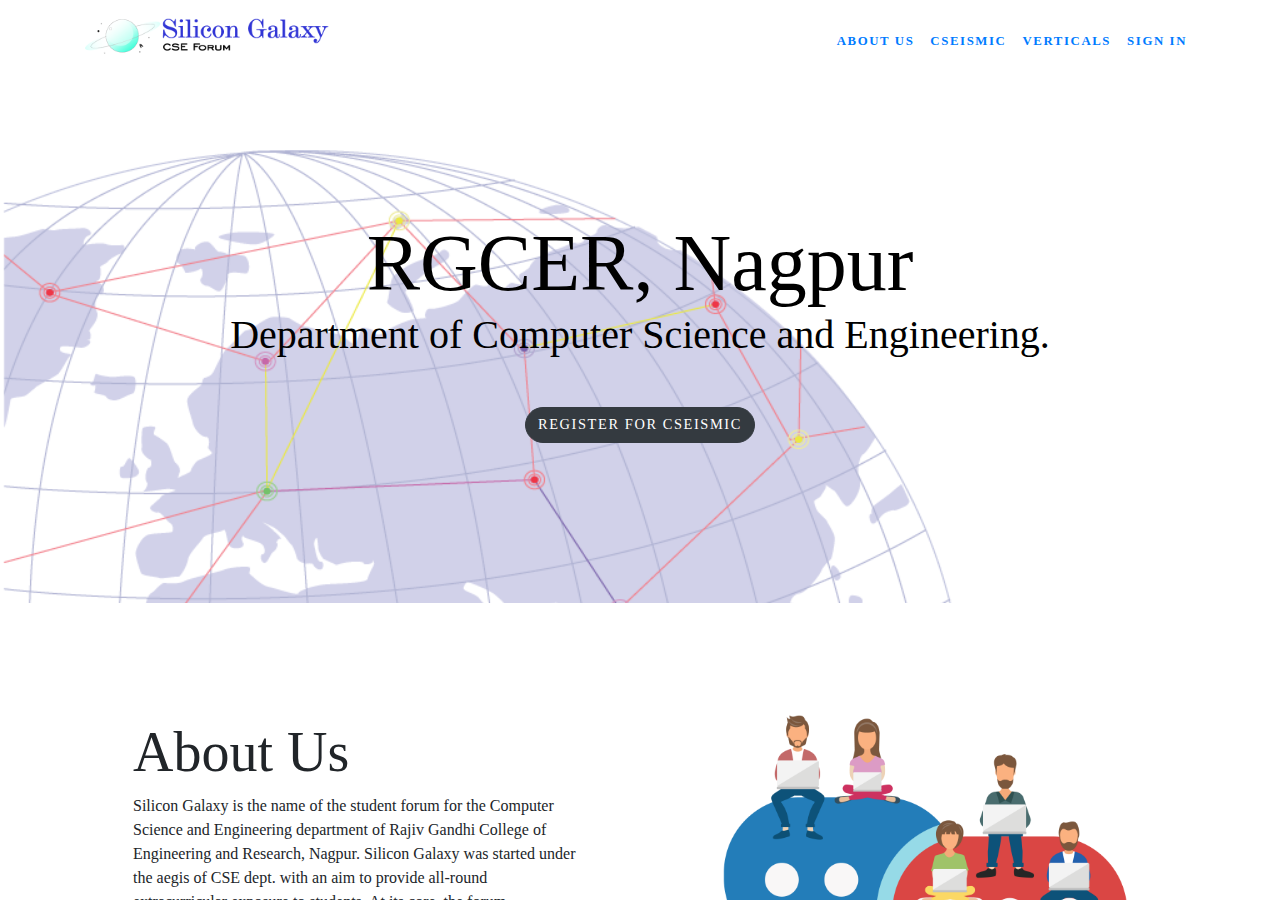
<file: index.html>
<html xmlns="http://www.w3.org/1999/xhtml" lang="en">

<head>
	<meta http-equiv="Content-Type" content="text/html; charset=utf-8" />
	<meta name="description" content="HTTrack is an easy-to-use website mirror utility. It allows you to download a World Wide website from the Internet to a local directory,building recursively all structures, getting html, images, and other files from the server to your computer. Links are rebuiltrelatively so that you can freely browse to the local site (works with any browser). You can mirror several sites together so that you can jump from one toanother. You can, also, update an existing mirror site, or resume an interrupted download. The robot is fully configurable, with an integrated help" />
	<meta name="keywords" content="httrack, HTTRACK, HTTrack, winhttrack, WINHTTRACK, WinHTTrack, offline browser, web mirror utility, aspirateur web, surf offline, web capture, www mirror utility, browse offline, local  site builder, website mirroring, aspirateur www, internet grabber, capture de site web, internet tool, hors connexion, unix, dos, windows 95, windows 98, solaris, ibm580, AIX 4.0, HTS, HTGet, web aspirator, web aspirateur, libre, GPL, GNU, free software" />
	<title>Local index - HTTrack Website Copier</title>
  <!-- Mirror and index made by HTTrack Website Copier/3.49-2 [XR&CO'2014] -->
	<style type="text/css">
	<!--

body {
	margin: 0;  padding: 0;  margin-bottom: 15px;  margin-top: 8px;
	background: #77b;
}
body, td {
	font: 14px "Trebuchet MS", Verdana, Arial, Helvetica, sans-serif;
	}

#subTitle {
	background: #000;  color: #fff;  padding: 4px;  font-weight: bold; 
	}

#siteNavigation a, #siteNavigation .current {
	font-weight: bold;  color: #448;
	}
#siteNavigation a:link    { text-decoration: none; }
#siteNavigation a:visited { text-decoration: none; }

#siteNavigation .current { background-color: #ccd; }

#siteNavigation a:hover   { text-decoration: none;  background-color: #fff;  color: #000; }
#siteNavigation a:active  { text-decoration: none;  background-color: #ccc; }


a:link    { text-decoration: underline;  color: #00f; }
a:visited { text-decoration: underline;  color: #000; }
a:hover   { text-decoration: underline;  color: #c00; }
a:active  { text-decoration: underline; }

#pageContent {
	clear: both;
	border-bottom: 6px solid #000;
	padding: 10px;  padding-top: 20px;
	line-height: 1.65em;
	background-image: url(backblue.gif);
	background-repeat: no-repeat;
	background-position: top right;
	}

#pageContent, #siteNavigation {
	background-color: #ccd;
	}


.imgLeft  { float: left;   margin-right: 10px;  margin-bottom: 10px; }
.imgRight { float: right;  margin-left: 10px;   margin-bottom: 10px; }

hr { height: 1px;  color: #000;  background-color: #000;  margin-bottom: 15px; }

h1 { margin: 0;  font-weight: bold;  font-size: 2em; }
h2 { margin: 0;  font-weight: bold;  font-size: 1.6em; }
h3 { margin: 0;  font-weight: bold;  font-size: 1.3em; }
h4 { margin: 0;  font-weight: bold;  font-size: 1.18em; }

.blak { background-color: #000; }
.hide { display: none; }
.tableWidth { min-width: 400px; }

.tblRegular       { border-collapse: collapse; }
.tblRegular td    { padding: 6px;  background-image: url(fade.gif);  border: 2px solid #99c; }
.tblHeaderColor, .tblHeaderColor td { background: #99c; }
.tblNoBorder td   { border: 0; }


// -->
</style>

</head>

<table width="76%" border="0" align="center" cellspacing="0" cellpadding="3" class="tableWidth">
	<tr>
	<td id="subTitle">HTTrack Website Copier - Open Source offline browser</td>
	</tr>
</table>
<table width="76%" border="0" align="center" cellspacing="0" cellpadding="0" class="tableWidth">
<tr class="blak">
<td>
	<table width="100%" border="0" align="center" cellspacing="1" cellpadding="0">
	<tr>
	<td colspan="6"> 
		<table width="100%" border="0" align="center" cellspacing="0" cellpadding="10">
		<tr> 
		<td id="pageContent"> 
<!-- ==================== End prologue ==================== -->

	<meta name="generator" content="HTTrack Website Copier/3.x">
	<TITLE>Local index - HTTrack</TITLE>
</HEAD>
<BODY>
<H1 ALIGN=Center>Index of locally available sites:</H1>
	<TABLE BORDER="0" WIDTH="100%" CELLSPACING="1" CELLPADDING="0">
		<TR>
			<TD BACKGROUND="fade.gif">
				&middot;
					<A HREF="www.silicongalaxy.tech/index.html">
						Silicon Galaxy
					</A>		
			</TD>
		</TR>
	</TABLE>
	<BR>
	<BR>
	<BR>
  	<H6 ALIGN="RIGHT">
	<I>Mirror and index made by HTTrack Website Copier [XR&amp;CO'2008]</I>
	</H6>
	<!-- Mirror and index made by HTTrack Website Copier/3.49-2 [XR&CO'2014] -->
	<!-- Thanks for using HTTrack Website Copier! -->
	<meta HTTP-EQUIV="Refresh" CONTENT="0; URL=www.silicongalaxy.tech/index.html">


<!-- ==================== Start epilogue ==================== -->
		</td>
		</tr>
		</table>
	</td>
	</tr>
	</table>
</td>
</tr>
</table>

<table width="76%" border="0" align="center" valign="bottom" cellspacing="0" cellpadding="0">
	<tr>
	<td id="footer"><small>&copy; 2008 Xavier Roche & other contributors - Web Design: Leto Kauler.</small></td>
	</tr>
</table>

</body>

</html>
</file>
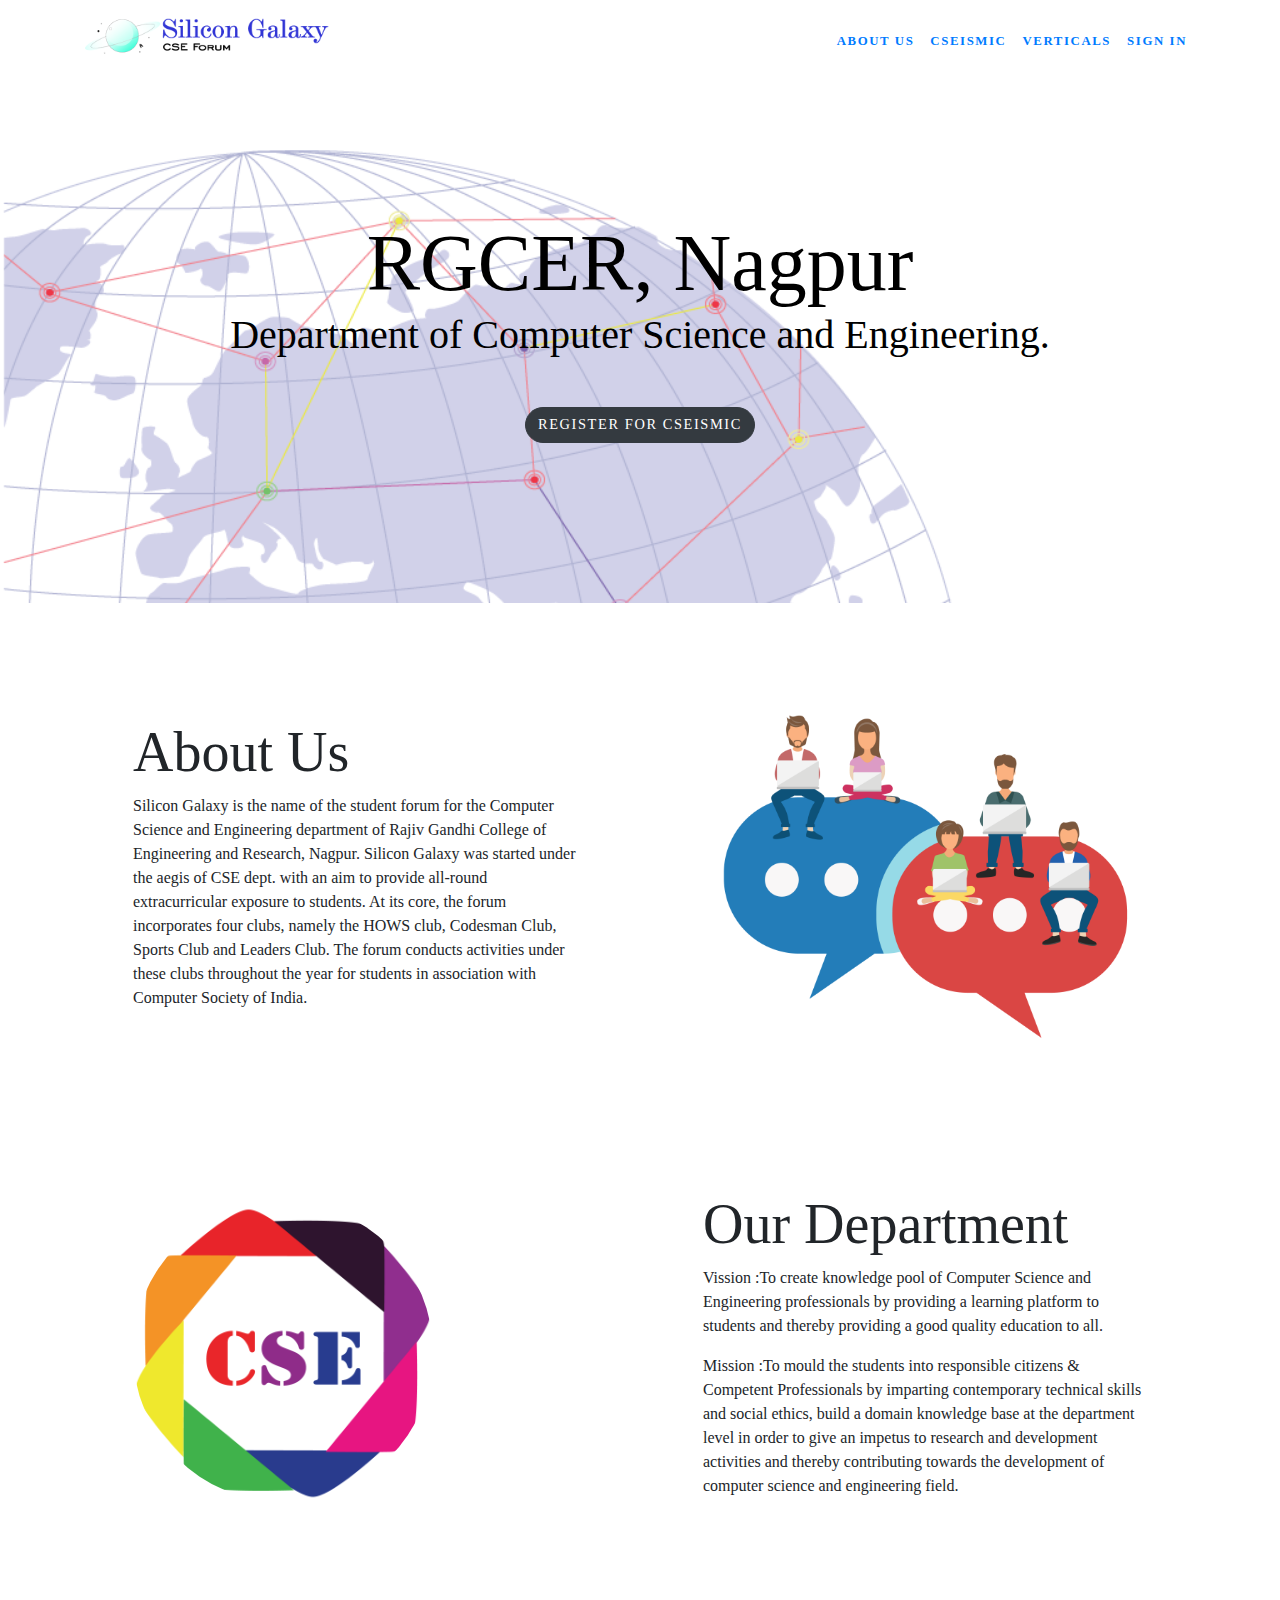
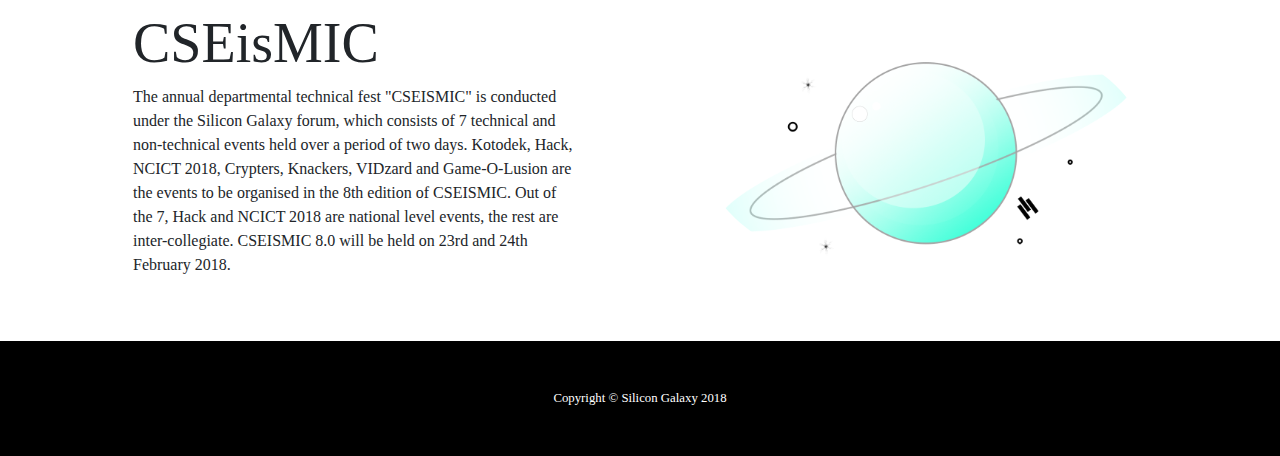
<file: www.silicongalaxy.tech/index.html>
<!DOCTYPE html>
<html lang="en">

  
<!-- Mirrored from www.silicongalaxy.tech/ by HTTrack Website Copier/3.x [XR&CO'2014], Tue, 16 Oct 2018 16:50:03 GMT -->
<!-- Added by HTTrack --><meta http-equiv="content-type" content="text/html;charset=utf-8" /><!-- /Added by HTTrack -->
<head>

    <meta charset="utf-8">
    <meta name="viewport" content="width=device-width, initial-scale=1, shrink-to-fit=no">
    <meta name="description" content="">
    <meta name="author" content="">
    <link rel="manifest" href="manifest.json">


    <title>Silicon Galaxy</title>

    <!-- Bootstrap core CSS -->
    <link href="vendor/bootstrap/css/bootstrap.min.css" rel="stylesheet">



    <!-- Custom styles for this template -->
    <link href="css/one-page-wonder.css" rel="stylesheet">

  </head>


  <body>

    <!-- Navigation -->
    <nav class="navbar navbar-expand-lg navbar-custom fixed-top">
      <div class="container">
        <a class="navbar-brand" href="#">
            <img src="css/logo.png" style="margin-top:-15px" width="250"></a>
        <button class="navbar-toggler" type="button" data-toggle="collapse" data-target="#navbarResponsive" aria-controls="navbarResponsive" aria-expanded="false" aria-label="Toggle navigation">
          <span class="navbar-toggler-icon"></span>
        </button>
        <div class="collapse navbar-collapse" id="navbarResponsive">
          <ul class="navbar-nav ml-auto">
            <li class="nav-item">
              <a class="nav-link" href="#aboutus">About us</a>
            </li>
            <li class="nav-item">
              <a class="nav-link" href="#cseismic">CSEisMIC</a>
            </li>
            <li class="nav-item">
              <a class="nav-link" href="verticals.html">Verticals</a>
            </li>
            <li class="nav-item">
              <a id="quickstart-sign-in" class="nav-link" href="javascript:void(0);">Sign in</a>
            </li>
          </ul>
      </div>
      </div>
    </nav>

    <header class="masthead text-center text-white">
      <div class="masthead-content">
        <div class="container">
          <h1 class="masthead-heading mb-0">RGCER, Nagpur</h1>
          <h2 class="masthead-subheading mb-0">Department of Computer Science and Engineering.</h2>
          <button id="register_btn" class="btn btn-dark btn-xl rounded-pill mt-5">Register for Cseismic</button>
        </div>
      </div>
    </header>

    <section id="aboutus">
      <div class="container">
        <div class="row align-items-center">
          <div class="col-lg-6 order-lg-2">
            <div class="p-5">
              <img class="img-fluid rounded-circle" src="css/aboutus.png" alt="">
            </div>
          </div>
          <div class="col-lg-6 order-lg-1">
            <div class="p-5">
              <h2 class="display-4">About Us</h2>
              <p>Silicon Galaxy is the name of the student forum for the Computer Science and Engineering department of Rajiv Gandhi College of Engineering and Research, Nagpur. Silicon Galaxy was started under the aegis of CSE dept. with an aim to provide all-round extracurricular exposure to students. At its core, the forum incorporates four clubs, namely the HOWS club, Codesman Club, Sports Club and Leaders Club. The forum conducts activities under these clubs throughout the year for students in association with Computer Society of India.</p>
            </div>
          </div>
        </div>
      </div>
    </section>

    <section id="department">
      <div class="container">
        <div class="row align-items-center">
          <div class="col-lg-6">
            <div class="p-5">
              <img class="img-fluid rounded-circle" src="css/cse-logo.png" alt="" width="300">
            </div>
          </div>
          <div class="col-lg-6">
            <div class="p-5">
              <h3 class="display-4">Our Department</h2>
              <p>Vission :To create knowledge pool of Computer Science and Engineering professionals by providing a learning platform to students and thereby providing a good quality education to all.</p>
              <p>Mission :To mould the students into responsible citizens & Competent Professionals by imparting contemporary technical skills and social ethics, build a domain knowledge base at the department level in order to give an impetus to research and development activities and thereby contributing towards the development of computer science and engineering field.</p>
            </div>
          </div>
        </div>
      </div>
    </section>

    <section id="cseismic">
      <div class="container">
        <div class="row align-items-center">
          <div class="col-lg-6 order-lg-2">
            <div class="p-5">
              <img class="img-fluid rounded-circle" src="css/Silicongalaxylogo.png" alt="">
            </div>
          </div>
          <div class="col-lg-6 order-lg-1">
            <div class="p-5">
              <h2 class="display-4">CSEisMIC</h2>
              <p>The annual departmental technical fest "CSEISMIC" is conducted under the Silicon Galaxy forum, which consists of 7 technical and non-technical events held over a period of two days. Kotodek, <Dev>Hack, NCICT 2018, Crypters, Knackers, VIDzard and Game-O-Lusion are the events to be organised in the 8th edition of CSEISMIC. Out of the 7, <Dev>Hack and NCICT 2018 are national level events, the rest are inter-collegiate. CSEISMIC 8.0 will be held on 23rd and 24th February 2018.</p>
            </div>
          </div>
        </div>
      </div>
    </section>

    <!-- Footer -->
    <footer class="py-5 bg-black">
      <div class="container">
        <p class="m-0 text-center text-white small">Copyright &copy; Silicon Galaxy 2018</p>
      </div>
      <!-- /.container -->
    </footer>

    <!-- Bootstrap core JavaScript -->
    <script src="vendor/jquery/jquery.min.js"></script>
    <script src="vendor/bootstrap/js/bootstrap.bundle.min.js"></script>

    <script src="../www.gstatic.com/firebasejs/4.9.0/firebase.js"></script>

    <script src="signin.js"></script>

  </body>


<!-- Mirrored from www.silicongalaxy.tech/ by HTTrack Website Copier/3.x [XR&CO'2014], Tue, 16 Oct 2018 16:50:03 GMT -->
</html>
</file>
<file: www.silicongalaxy.tech/css/one-page-wonder.css>
body {
  font-family: 'Lato';
}

h1,
h2,
h3,
h4,
h5,
h6 {
  font-family: 'roboto';
}

.btn-xl {
  text-transform: uppercase;
  font-size: 0.9rem;
  letter-spacing: 0.1rem;

}

.bg-black {
  background-color: #000 !important;
}

.rounded-pill {
  border-radius: 5rem;
}

.navbar-custom {
  padding-top: 1.5rem;
  padding-bottom: 1rem;
  background-color: white ;
}

.navbar-toggler-icon{
    background-image: url("data:image/svg+xml;charset=utf8,%3Csvg viewBox='0 0 30 30' xmlns='http://www.w3.org/2000/svg'%3E%3Cpath stroke='rgba(0, 0, 0, 0.5)' stroke-width='2' stroke-linecap='round' stroke-miterlimit='10' d='M4 7h22M4 15h22M4 23h22'/%3E%3C/svg%3E") !important;
}
.navbar-custom .navbar-brand {
  text-transform: uppercase;
  font-size: 1rem;
  letter-spacing: 0.1rem;
  font-weight: 700;
}

.navbar-custom .navbar-nav .nav-item .nav-link {
  text-transform: uppercase;
  font-size: 0.8rem;
  font-weight: 700;
  letter-spacing: 0.1rem;
}



header.masthead {
  position: relative;
  overflow: hidden;
  padding-top: calc(7rem + 72px);
  padding-bottom: 7rem;
  background-image: url("hero1.png");
  background-repeat: no-repeat;
  background-position: center center;
  background-attachment: scroll;
  background-size: cover;
}

header.cseismicmast{
    background-image: url("cseismicbanner.png");
    background-repeat: no-repeat;
    background-position: center center;
    background-attachment: scroll;
    background-size: cover;
}

header.masthead .masthead-content {
  z-index: 1;
  position: relative;
}

header.masthead .masthead-content .masthead-heading {
  font-size: 80px !important;
  color: black;
  font-family: roboto;
}

header.masthead .masthead-content .masthead-subheading {
  font-size: 2.5rem !important;
  color: black;
}

#kodotek{
    height: 100%;
    background-color: #fe7c52;
    color: white;
}

#hackathon{
    background-color: #f2f2f2;
    height: 100%;
}

#knackers{
    background-color: #68C3E2;

}

#Crypters{
    background-color: #cacbcc;
}

#NCICT{
    background-color: #0E89A8;
    color: white;
}

#Game-o-lution{
    background-color: #fdd692;
}

#VidZard{
    background-color: #754f44;
    color: white;
}

.form_padding{
    padding: 50px;
}

.team_info{
    border-style: solid;
    border-width: thin;
    border-color: #c6c2c2;
    padding: 10px;
}

.payment_info{
    border-style: solid;
    border-width: thin;
    border-color: #c6c2c2;
    padding: 10px;
}

.Paytm_info{
    padding: 30px;
}
@media (min-width: 992px) {
  header.masthead {
    padding-top: calc(10rem + 55px);
    padding-bottom: 10rem;
  }
  header.masthead .masthead-content .masthead-heading {
    font-size: 6rem;
  }
  header.masthead .masthead-content .masthead-subheading {
    font-size: 4rem;
  }
}

.bg-primary {
  background-color: #ee0979 !important;
}

.btn-primary {
  background-color: #3135d500;
  border-color: #fff;
}

.btn-primary-black {
  background-color: #3135d500;
  border-color: #000000;
  color: #000000;
}

.btn-primary:active, .btn-primary:focus, .btn-primary:hover {
  background-color: #4447d5 !important;
  border-color: #4447d5 !important;
}

.btn-primary:focus {
  box-shadow: 0 0 0 0.2rem rgba(238, 9, 121, 0.5);
}

.btn-secondary {
  background-color: #ff6a00;
  border-color: #ff6a00;
}

.btn-secondary:active, .btn-secondary:focus, .btn-secondary:hover {
  background-color: #cc5500 !important;
  border-color: #cc5500 !important;
}

.btn-secondary:focus {
  box-shadow: 0 0 0 0.2rem rgba(255, 106, 0, 0.5);
}
</file>
